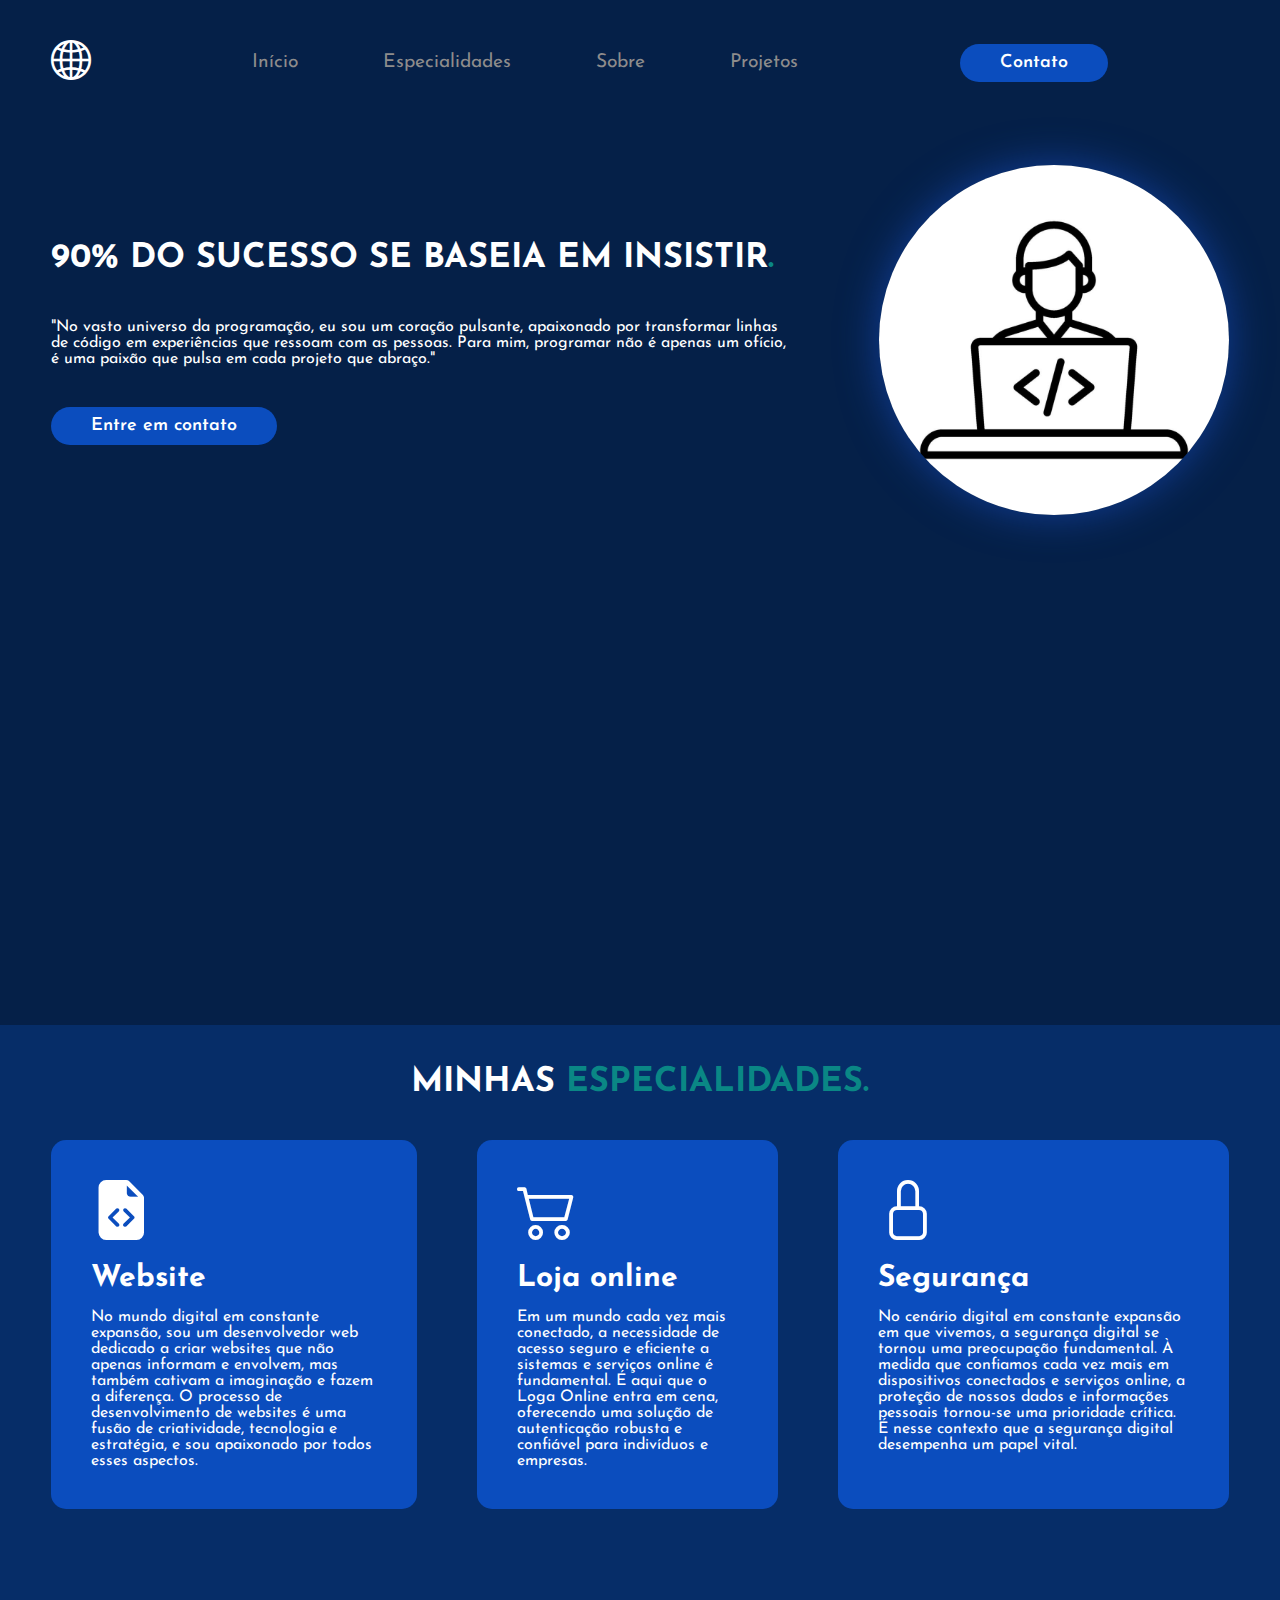
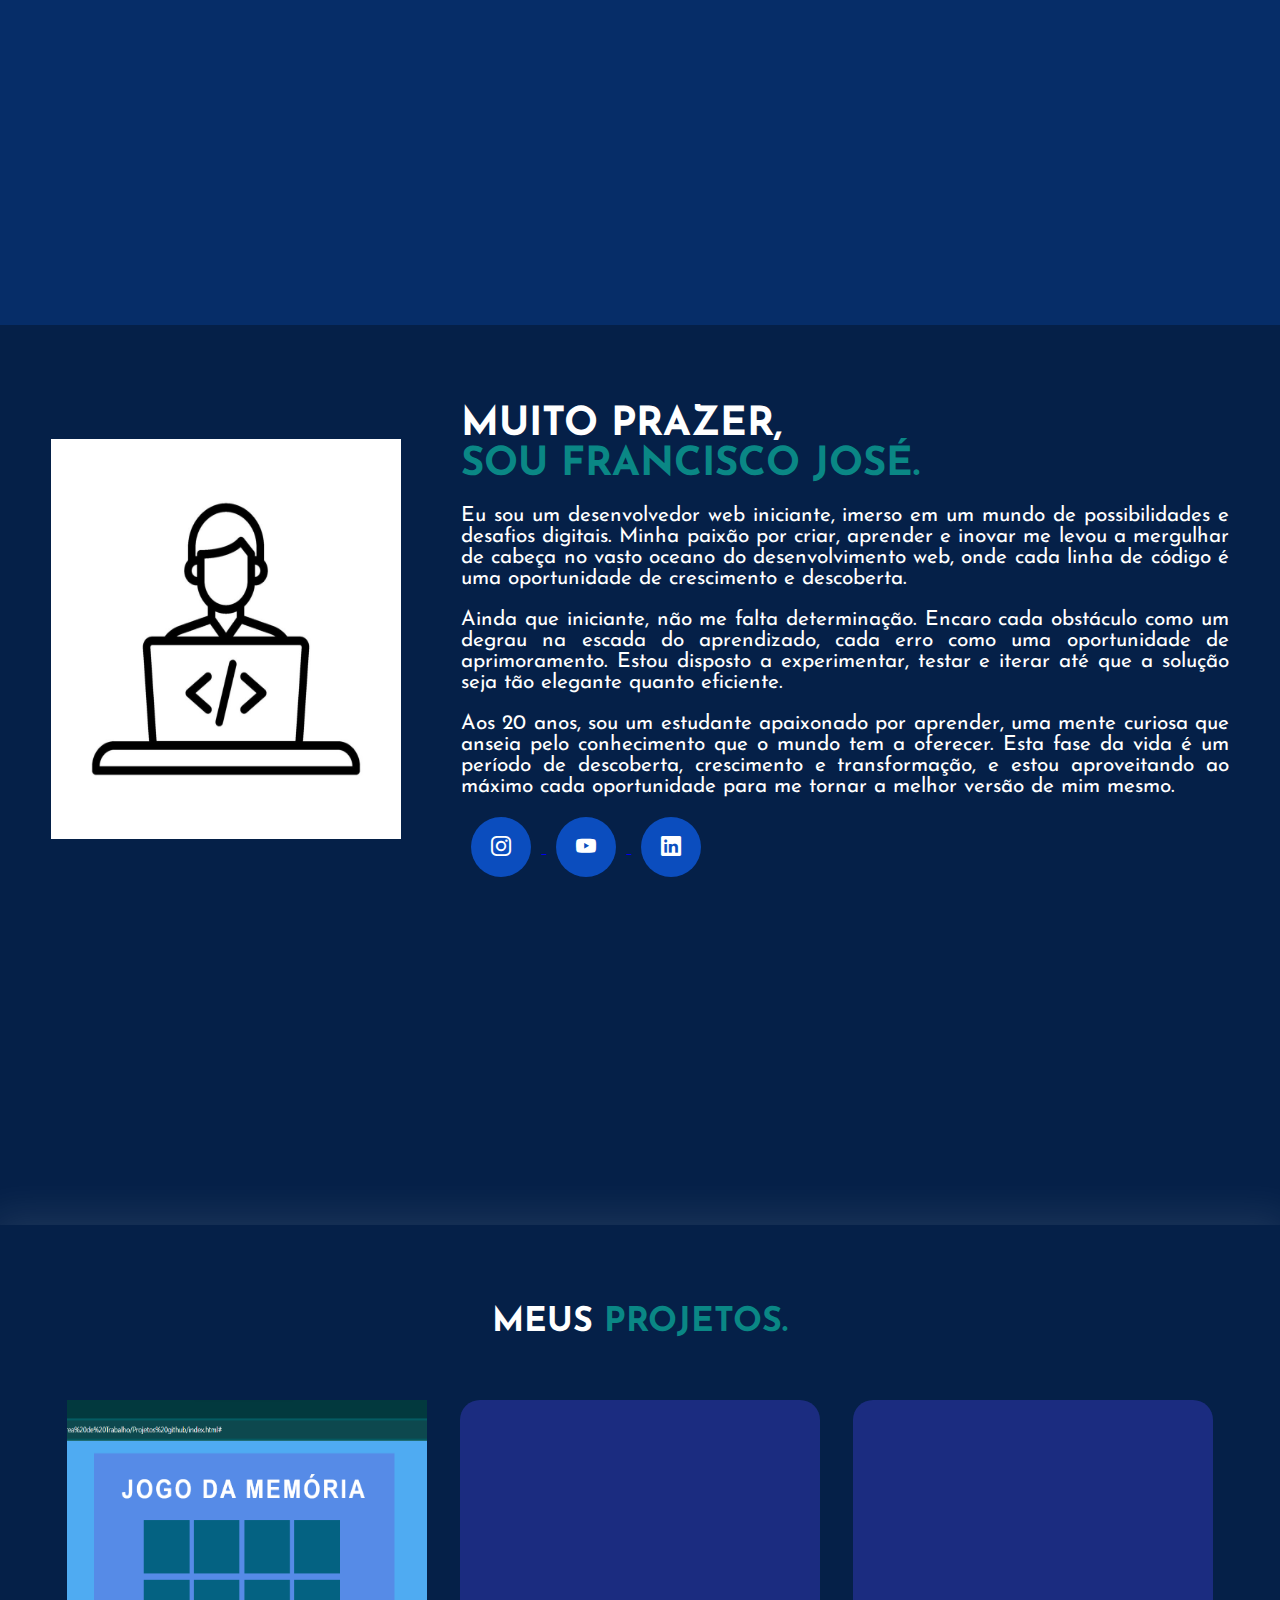
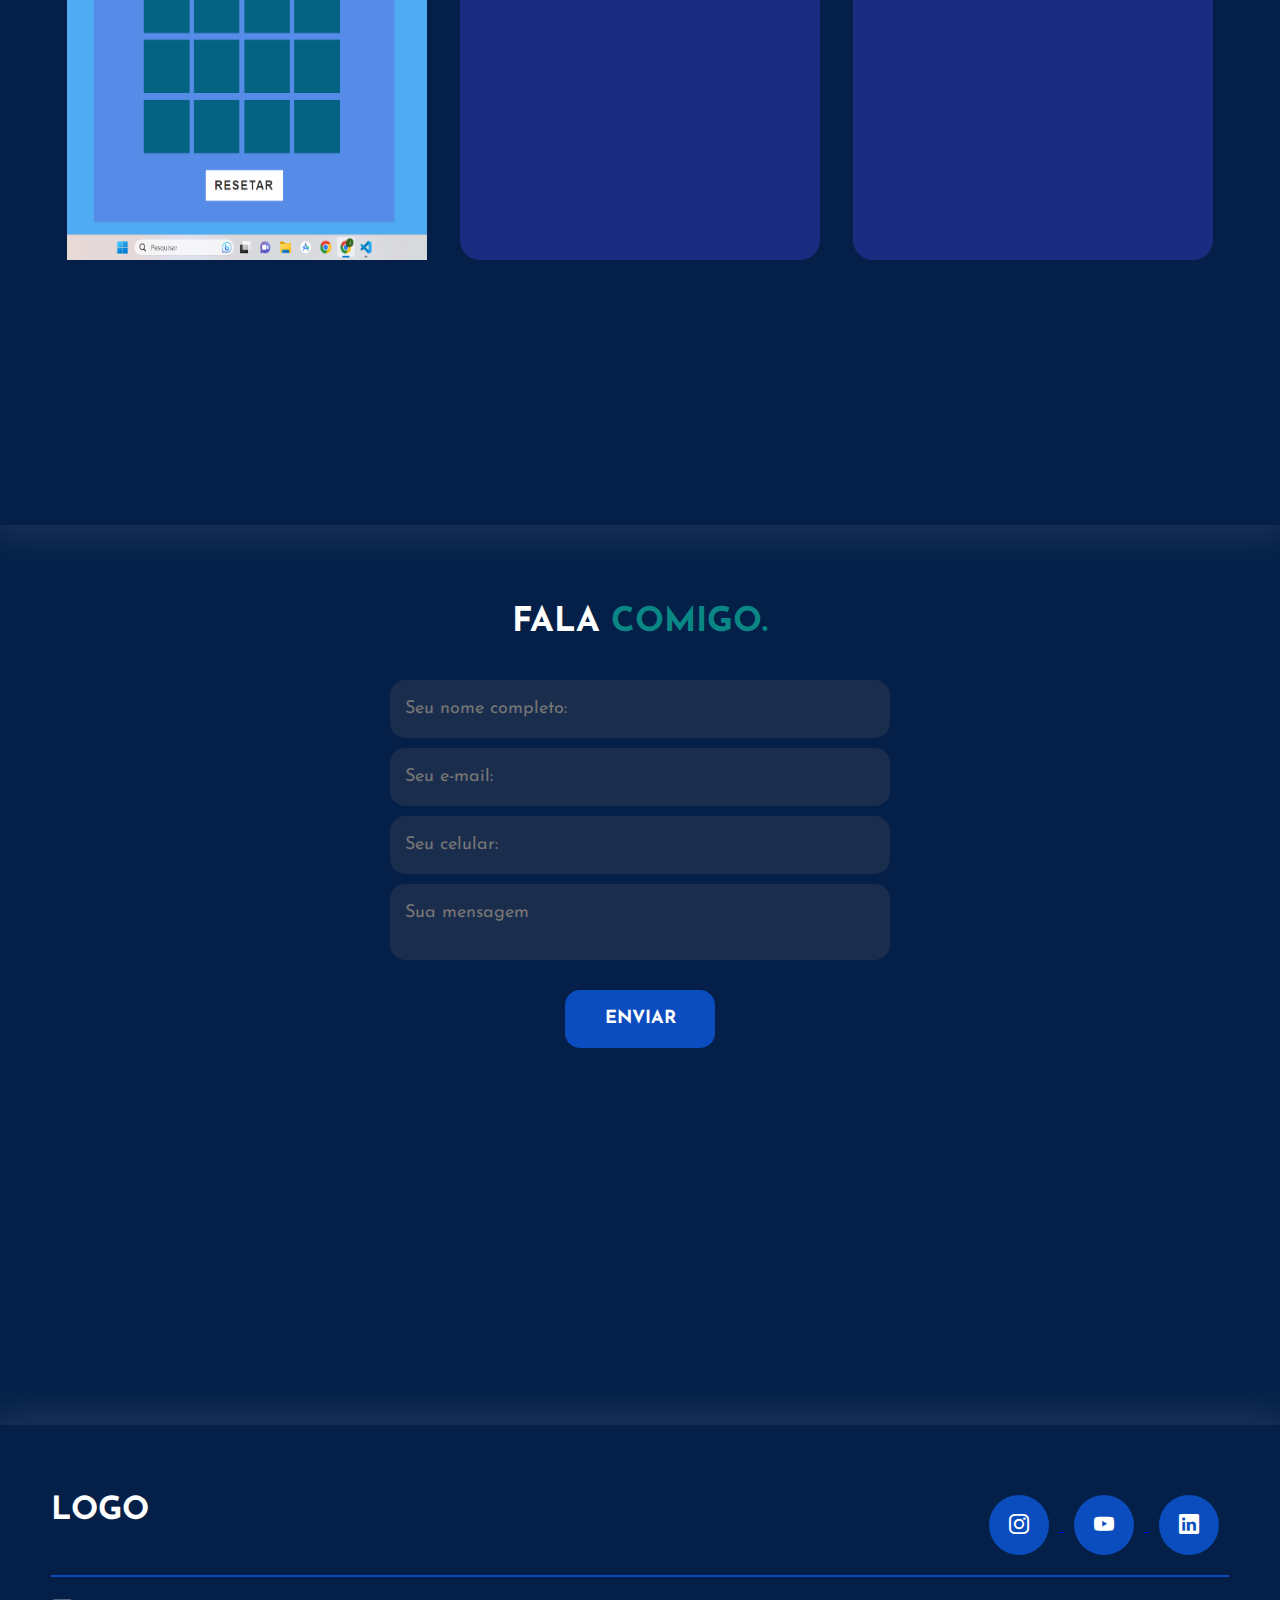
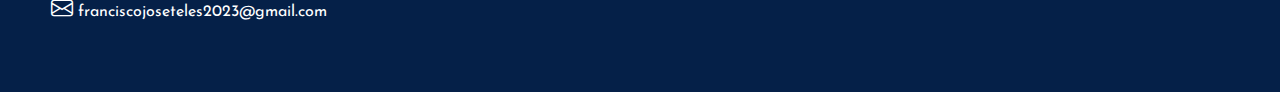
<file: index.html>
<!DOCTYPE html>
<html lang="pt-br">
<head>
    <meta charset="UTF-8">
    <meta name="viewport" content="width=device-width, initial-scale=1.0">
    <title>Portfólio</title>
    <link rel="stylesheet" href="estilo/style.css">
    <link rel="stylesheet" href="https://cdn.jsdelivr.net/npm/bootstrap-icons@1.11.0/font/bootstrap-icons.css">
</head>
<body>
    
    <header id="inicio">
        <div class="face">
            <div class="logo">
                <a href="#"><i class="bi bi-globe2"></i></a>
            </div><!--logo-->

            <nav class="menu-desktop">
                <ul>
                    <li><a href="#inicio">Início</a></li>
                    <li><a href="#especialidades">Especialidades</a></li>
                    <li><a href="#sobre">Sobre</a></li>
                    <li><a href="#portfolio">Projetos</a></li>
                </ul>
            </nav>

            <div class="btn-contato">
                <a href="#contato">
                    <button>Contato</button>
                </a>
            </div><!--btn-contato-->

            <div class="btn-abrir-menu" id="btn-menu">
                <i class="bi bi-list"></i> 
            </div>

            <div class="menu-mobile" id="menu-mobile">
                <div class="btn-fechar">
                    <i class="bi bi-x"></i>
                </div>

                <nav>
                    <ul>
                        <li><a href="#inicio">Início</a></li>
                        <li><a href="#especialidades">Especialidades</a></li>
                        <li><a href="#sobre">Sobre</a></li>
                        <li><a href="#portfolio">Projetos</a></li>
                        <li><a href="#contato">Contato</a></li>
                    </ul>
                </nav>

            </div><!--menu-mobile-->

            <div class="overlay-menu" id="overlay-menu"></div>

        </div><!--face-->
    </header>


    <main>
        <section class="topo-do-site">
            <div class="face">
                <div class="flex">
                    <div class="txt-topo-site">
                        <h1>90% DO SUCESSO SE BASEIA EM INSISTIR<span>.</span></h1>
                        <p>"No vasto universo da programação, eu sou um coração pulsante, apaixonado por transformar linhas de código em experiências que ressoam com as pessoas. Para mim, programar não é apenas um ofício, é uma paixão que pulsa em cada projeto que abraço."</p>

                        <div class="btn-contato">
                            <a href="#">
                                <button>Entre em contato</button>
                            </a>
                        </div>
                    </div><!--txt-topo-site-->

                    <div class="img-topo-site">
                        <img src="imagens/imagem-desenho.jpg" alt="">
                    </div><!--img-topo-site-->
                </div><!--flex-->
            </div><!--face-->
        </section><!--topo-do-site-->


        <section class="especialidades" id="especialidades">
            <div class="face">
                <h2 class="titulos">MINHAS <span>ESPECIALIDADES.</span></h2>
                <div class="flex">

                    <div class="especialidades-box">
                        <i class="bi bi-file-earmark-code-fill"></i>
                        <h3>Website</h3>
                        <p>No mundo digital em constante expansão, sou um desenvolvedor web dedicado a criar websites que não apenas informam e envolvem, mas também cativam a imaginação e fazem a diferença. O processo de desenvolvimento de websites é uma fusão de criatividade, tecnologia e estratégia, e sou apaixonado por todos esses aspectos.</p>
                    </div><!--especialidades-box-->

                    <div class="especialidades-box">
                        <i class="bi bi-cart2"></i>
                        <h3>Loja online</h3>
                        <p>Em um mundo cada vez mais conectado, a necessidade de acesso seguro e eficiente a sistemas e serviços online é fundamental. É aqui que o Loga Online entra em cena, oferecendo uma solução de autenticação robusta e confiável para indivíduos e empresas.</p>
                    </div><!--especialidades-box-->

                    <div class="especialidades-box">
                        <i class="bi bi-lock"></i>
                        <h3>Segurança</h3>
                        <p>No cenário digital em constante expansão em que vivemos, a segurança digital se tornou uma preocupação fundamental. À medida que confiamos cada vez mais em dispositivos conectados e serviços online, a proteção de nossos dados e informações pessoais tornou-se uma prioridade crítica. É nesse contexto que a segurança digital desempenha um papel vital.</p>
                    </div><!--especialidades-box-->

                </div><!--flex-->
            </div><!--face-->
        </section><!--especialidades-->

        <section class="sobre" id="sobre">
            <div class="face">
                <div class="flex">
                    <div class="img-sobre">
                        <img src="imagens/imagem-desenho.jpg" alt="">
                    </div><!--img-sobre-->

                    <div class="txt-sobre">
                        <h2>MUITO PRAZER, <span>SOU FRANCISCO JOSÉ.</span></h2>
                        <P>Eu sou um desenvolvedor web iniciante, imerso em um mundo de possibilidades e desafios digitais. Minha paixão por criar, aprender e inovar me levou a mergulhar de cabeça no vasto oceano do desenvolvimento web, onde cada linha de código é uma oportunidade de crescimento e descoberta.</P>
                        <P>Ainda que iniciante, não me falta determinação. Encaro cada obstáculo como um degrau na escada do aprendizado, cada erro como uma oportunidade de aprimoramento. Estou disposto a experimentar, testar e iterar até que a solução seja tão elegante quanto eficiente.</P>
                        <p>Aos 20 anos, sou um estudante apaixonado por aprender, uma mente curiosa que anseia pelo conhecimento que o mundo tem a oferecer. Esta fase da vida é um período de descoberta, crescimento e transformação, e estou aproveitando ao máximo cada oportunidade para me tornar a melhor versão de mim mesmo.</p>
                        <div class="btn-social">
                            <a href="#">
                                <button><i class="bi bi-instagram"></i></button>
                            </a>
                            <a href="#">
                                <button><i class="bi bi-youtube"></i></button>
                            </a>
                            <a href="https://linkedin.com/in/francisco-jose-a7953325b" target="_blank">
                                <button><i class="bi bi-linkedin"></i></button>
                            </a>
                        </div><!--btn-social-->
                    </div><!--txt-sobre-->
                </div>
            </div><!--face-->
        </section><!--sobre-->

        <section class="portfolio" id="portfolio">
            <div class="face">
                <h2 class="titulos">MEUS <span>PROJETOS.</span></h2>
                <div class="flex">
                    <div class="img-port jogo-da-memoria">
                        <div class="overlay">
                            <div>
                                <p>
                                    <a href="https://francisco-jt.github.io/Jogo-da-memoria/" target="_blank"><i class="bi bi-globe2"></i></a>
                                    <a href="https://github.com/Francisco-JT/Jogo-da-memoria" target="_blank"><i class="bi bi-github"></i></a>
                                </p>
                            </div>
                        </div>
                        <img src="imagens/Captura de tela 2023-09-21 162504.png">
                    </div><!--img-port-->

                    <div class="img-port">
                        <div class="overlay">
                            <div>
                                <p>
                                    <i class="bi bi-globe2"></i>
                                    <i class="bi bi-github"></i>
                                </p>
                            </div>
                        </div>
                    </div><!--img-port-->

                    <div class="img-port">
                        <div class="overlay">
                            <div>
                                <p>
                                    <i class="bi bi-globe2"></i>
                                    <i class="bi bi-github"></i>
                                </p>
                            </div>
                        </div>
                    </div><!--img-port-->
                </div><!--flex-->
            </div><!--face-->
        </section><!--portfolio-->

        <section class="formulario" id="contato">
            <div class="face">
                <h2 class="titulos">FALA <span>COMIGO.</span></h2>

                <form action="">
                    <input type="text" placeholder="Seu nome completo:" required>
                    <input type="text" placeholder="Seu e-mail:" required>
                    <input type="text" placeholder="Seu celular:">
                    <textarea name="" placeholder="Sua mensagem" required></textarea>
                    <div class="btn-enviar">
                        <input type="submit" value="ENVIAR">
                    </div>
                </form>
            </div><!--face-->
        </section><!--formulario-->

    </main>

    <footer>
        <div class="face">
            <div class="line-footer borda">
                <div class="flex">
                    <div class="logo-footer">
                        <h1>LOGO</h1>
                    </div>
                    <div class="btn-social">
                            <a href="#">
                                <button><i class="bi bi-instagram"></i></button>
                            </a>
                            <a href="#">
                                <button><i class="bi bi-youtube"></i></button>
                            </a>
                            <a href="https://linkedin.com/in/francisco-jose-a7953325b" target="_blank">
                                <button><i class="bi bi-linkedin"></i></button>
                            </a>
                    </div><!--btn-social-->
            </div><!--flex-->
        </div><!--line-footer-->


            <div class="line-footer">
                <p><i class="bi bi-envelope"></i> <a href="mailto:franciscojoseteles2023@gmail.com">franciscojoseteles2023@gmail.com</a></p>
            </div><!--line-footer-->
        </div><!--face-->
    </footer>

  <script src="scripts/menu.js"></script>
</body>
</html>
</file>
<file: estilo/style.css>
@import url('https://fonts.googleapis.com/css2?family=Josefin+Sans:ital,wght@0,400;1,300&family=Pacifico&family=Phudu:wght@300;400&family=Ubuntu:ital,wght@0,400;1,300&family=Ysabeau+SC:wght@400;500&display=swap');


/* ESTILO GERAL */
* {
    margin: 0;
    padding: 0;
    box-sizing: border-box;
    font-family: 'Josefin Sans', sans-serif;
}

/* VARIÁVEIS DE COR */

:root {
    --cor6: rgb(5, 32, 72);
    --cor7: rgb(6, 45, 104);
    --cor8: rgb(11, 77, 190);
    --cor9: rgb(10, 135, 133);
}


html {
    scroll-behavior: smooth;
}

body {
    background-color: var(--cor6);
    height: 100vh;
}

section {
    min-height: 100vh;
}

.face {
    max-width: 1280px;
    margin: 0 auto;
}

.flex {
    display: flex;
}

.btn-contato button {
    padding: 10px 40px;
    font-size: 18px;
    font-weight: 600;
    background-color: var(--cor8);
    border: 0;
    border-radius: 30px;
    cursor: pointer;
    transition: .2s;
    color: #fff;
}

h2.titulos {
    color: #fff;
    font-size: 34px;
    text-align: center;
}

h2.titulos span {
    color: var(--cor9);
}

button:hover, form .btn-enviar input[type=submit]:hover {
    box-shadow: 0px 0px 8px #57b1e4be;
    transform: scale(1.05);
}

/* ESTILO DO CABEÇALHO */
header {
    padding: 40px 4%;
}

header > .face {
    display: flex;
    align-items: center;
    justify-content: space-between;
}

header a {
    font-size: 1.2rem;
    color: #8e8c8c;
    text-decoration: none;
    display: inline-block;
    transition: .2s;
}

header a:hover {
    color: #fff;
    transform: scale(1.05);
}

.logo a i {
    font-size: 2.5rem;
    color: #fff;
}

header nav ul {
    list-style: none;
}

header nav.menu-desktop ul li {
    display: inline-block;
    padding: 0 40px;
}

/* ESTILO DO MENU MOBILE */
.btn-abrir-menu i {
    color: #fff;
    font-size: 40px;
}

.menu-mobile {
    background-color: var(--cor6);
    height: 100vh;
    position: fixed;
    top: 0;
    right: 0;
    z-index: 99999;
    width: 0%;
    overflow: hidden;
    transition: .3s;
}

.menu-mobile.abrir-menu {
    width: 70%;
}

.menu-mobile.abrir-menu ~ .overlay-menu {
    display: block;
}

.menu-mobile .btn-fechar {
    padding: 20px 5%;
}

.menu-mobile .btn-fechar i {
    color: #fff;
    font-size: 30px;
}

.menu-mobile nav ul {
    text-align: right;
    display: flex;
    flex-direction: column;
}

.menu-mobile nav ul li a {
    color: #fff;
    font-size: 25px;
    font-weight: 300;
    padding: 20px 8%;
    display: block;
}

.menu-mobile nav ul li a:hover {
    background-color: var(--cor8);
}

.overlay-menu {
    background-color: #0000008c;
    width: 100%;
    height: 100%;
    position: fixed;
    top: 0;
    left: 0;
    z-index: 8888;
    display: none;
}

/* ESTILO DO TOPO DO SITE */
section.topo-do-site {
    padding: 40px 4%;
}

section.topo-do-site .flex{
    align-items: center;
    justify-content: center;
    gap: 90px;
}

.topo-do-site h1 {
    color: #fff;
    font-size: 34px;
    line-height: 40px;
}

.topo-do-site .txt-topo-site h1 span {
    color: var(--cor9);
}

.topo-do-site .txt-topo-site p {
    color: #fff;
    margin: 40px 0;
}

.topo-do-site .img-topo-site img {
    max-width: 350px;
    height: 350px;
    border-radius: 50%;
    position: relative;
    animation: flutuar 2s ease-in-out infinite alternate;
    box-shadow: 0px 0px 40px #113d96;
}

@keyframes flutuar {
    0% {
        top: 0;
    }
    100% {
        top: 30px;
    }
}


/* ESTILO DAS ESPECIALIDADES */
section.especialidades {
    padding: 40px 4%;
    background-color: var(--cor7);
}

section.especialidades .flex {
    gap: 60px;
}

section.especialidades .especialidades-box {
    color: #fff;
    padding: 40px;
    border-radius: 15px;
    margin-top: 40px;
    transition: .2s;
    background-color: var(--cor8);
}

section.especialidades .especialidades-box:hover {
    transform: scale(1.05);
    box-shadow: 0 0 8px #ffffff92;
}

section.especialidades .especialidades-box i {
    font-size: 60px;
    color: #fff;
}

section.especialidades .especialidades-box h3 {
    font-size: 30px;
    margin: 15px 0;
}

/* ESTILO DO SOBRE */
section.sobre {
    padding: 80px 4%;
    background-color: var(--cor)--cor6;
}

section.sobre .flex {
    align-items: center;
    gap: 60px;
}

section.sobre .img-sobre img {
    max-width: 350px;
    height: 400px;
}

section.sobre .txt-sobre {
    color: #fff;
}

section.sobre .txt-sobre h2 {
    font-size: 40px;
    line-height: 40px;
    margin-bottom: 20px;
}

section.sobre .txt-sobre h2 span {
    color: var(--cor9);
    display: block;
}
section.sobre .txt-sobre p {
    margin: 20px 0;
    text-align: justify;
    font-size: 1.3rem;
}

.btn-social button {
    width: 60px;
    height: 60px;
    border-radius: 50%;
    border: 0;
    background-color: var(--cor8);
    color: #fff;
    font-size: 20px;
    cursor: pointer;
    margin: 0 10px;
    transition: .2s;
}

/* ESTILO DO PORTFÓLIO */ 
section.portfolio {
   padding: 80px 4%;
   box-shadow: 0px 0px 40px 10px #ffffff19;
}

section.portfolio .flex {
    justify-content: space-around;
    margin-top: 60px;
}

.img-port {
    width: 360px;
    height: 460px;
    background-color: rgb(27, 44, 128);
    position: relative;
    border-radius: 20px;
}

.jogo-da-memoria img{
    width: 100%;
    height: 100%;
}

.overlay {
    position: absolute;
    top: 0;
    left: 0;
    width: 100%;
    height: 100%;
    background-color: #10495470;
    border-radius: 20px;
    display: flex;
    align-items: center;
    justify-content: center;
    font-size: 24px;
    font-weight: 600;
    color: #fff;
    opacity: 0;
    transition: .5s;
}

.overlay a {
    color: #fff;
}

.overlay i {
    padding: 10px;
    margin: 0 10px;
    font-size: 2em;
}

.overlay:hover {
    opacity: 1;
}

/* ESTILO DO FORMULÁRIO DE CONTATO */
section.formulario {
    padding: 80px 4%;
}

form {
    max-width: 500px;
    margin: auto;
    display: flex;
    justify-content: center;
    flex-direction: column;
    gap: 10px;
    margin-top: 40px;
}

form input, form textarea {
    width: 100%;
    background-color: #7568682f;
    border: 0;
    outline: 0;
    padding: 20px 15px;
    border-radius: 15px;
    color: #fff;
    font-size: 18px;
}

form textarea {
    resize: none;
    max-height: 200px;
}

form .btn-enviar {
    margin-top: 20px;
    text-align: center;
}

form .btn-enviar input[type=submit] {
    background-color: var(--cor8);
    width: 150px;
    color: #fff;
    font-weight: 700;
    cursor: pointer;
    transition: .2s;
}

/* ESTILO DO RODAPÉ */

footer {
    padding: 50px 4%;
    color: #fff;
    box-shadow: 0px 0px 40px 10px #ffffff19;
}

footer .flex {
    justify-content: space-between;
}

footer .line-footer {
    padding: 20px 0;
}

.borda {
    border-bottom: 2px solid var(--cor8);
}

footer .line-footer p i {
    color: #fff;
    font-size: 22px;
}

footer .line-footer p a {
    color: #fff;
    text-decoration: none;
}

footer .line-footer p a:hover {
    text-decoration: underline;
}

.bi-list {
    display: none;
}

@media screen and (max-width: 1030px) {

    /* CLASSES GERAIS */
    .flex {
        flex-direction: column;
    }

    h2.titulos {
        font-size: 28px;
        line-height: 30px;
    }

    .bi-list {
        display: block;
    }
    
    .topo-do-site .flex {
        flex-direction: column-reverse;
    }

    /* CABEÇALHO */
    .menu-desktop, .btn-contato {
        display: none;
    }

    /* TOPO DO SITE */
    section.topo-do-site .flex {
        gap: 40px;
    }

    section.topo-do-site {
        padding: 20px 8%;
    }

    .topo-do-site h1 {
        font-size: 30px;
    }

    .topo-do-site .img-topo-site img {
        width: 100%;
    }

    /* ESPECIALIDADES */
    section.especialidades {
        padding: 40px 8%;
    }

    /* ESTILO DO SOBRE */
    section.sobre {
        padding: 80px 8%;
    }

    section.sobre .txt-sobre h2 {
        font-size: 30px;
        line-height: 30px;
        text-align: center;
    }

    .btn-social {
        text-align: center;
    }

    .img-sobre img {
        width: 100%;
    }

    /* PORTFOLIO */ 
    section.portfolio {
        padding: 80px 8%;
     }

     .img-port {
        width: 100%;
        max-width: 360px;
        margin: 0 auto;
    }

    section.portfolio .flex {
        gap: 60px;
    }

    /* RODAPÉ */
    footer .flex {
        flex-direction: column;
        gap: 30px;
    }

    footer .line-footer {
        text-align: center;
    }
}
</file>
